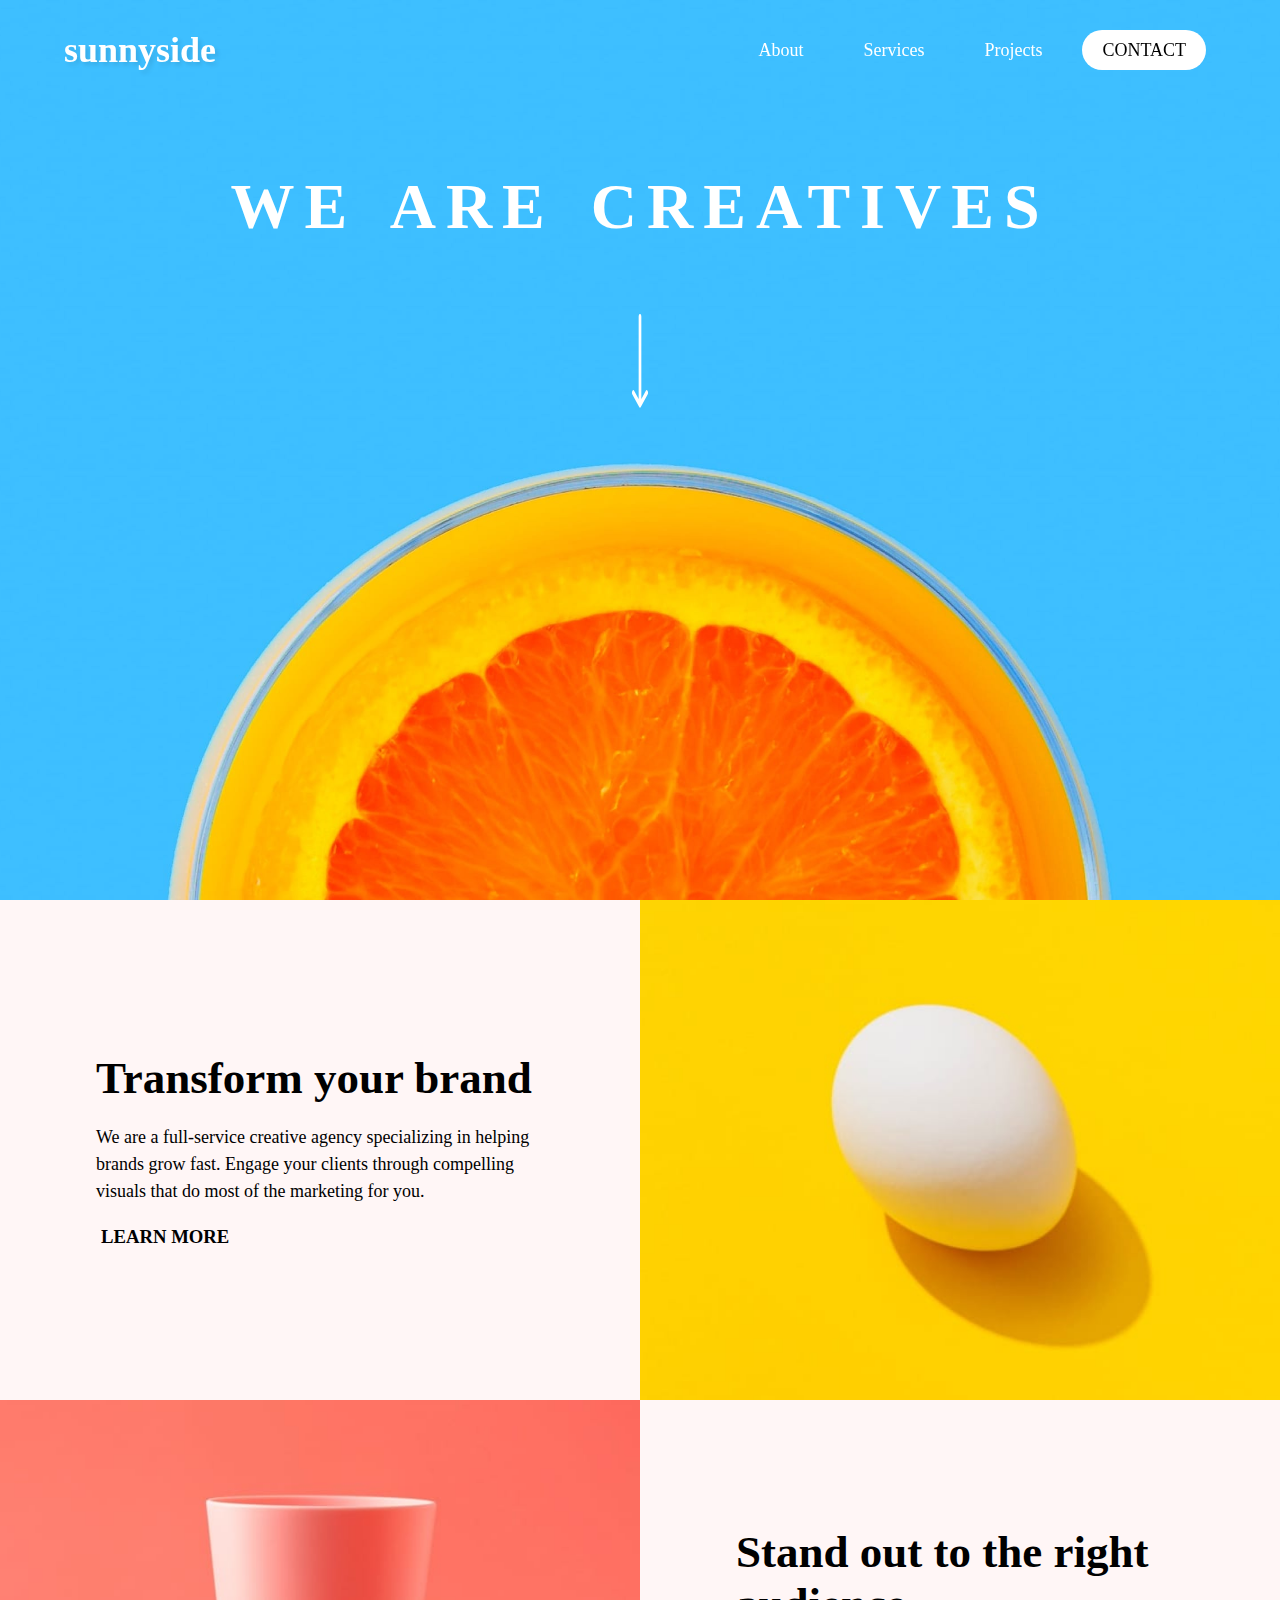
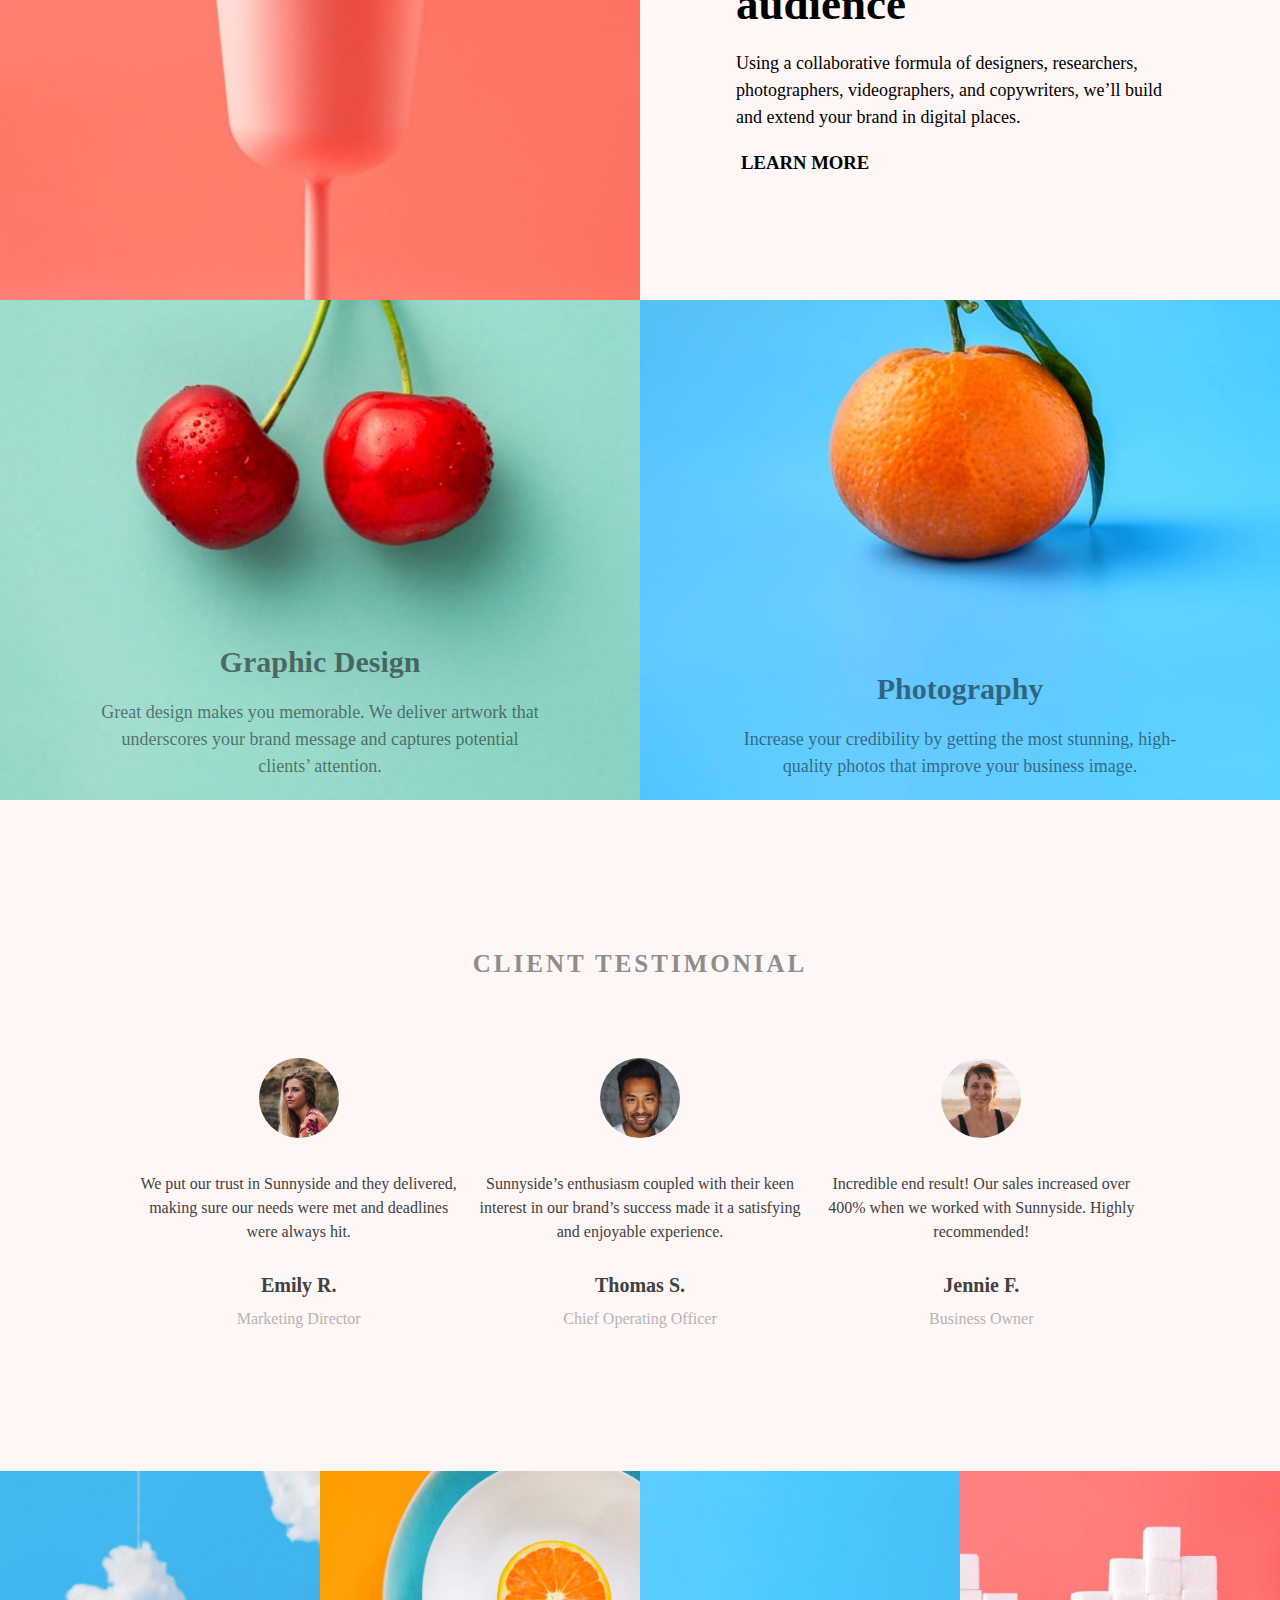
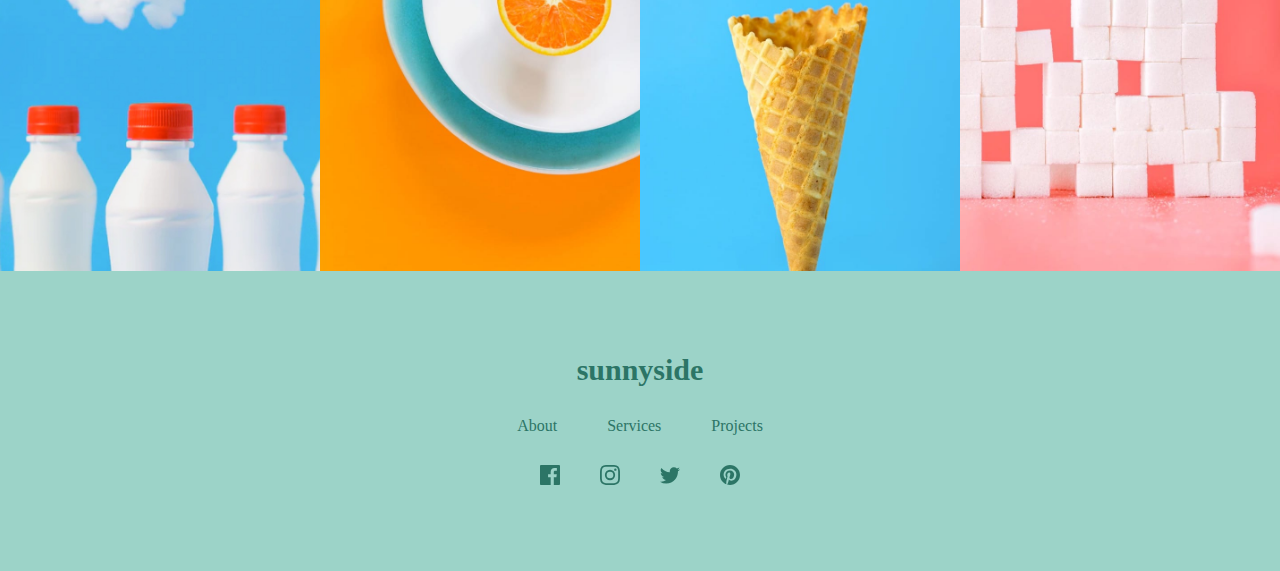
<file: sunnySide/index.html>
<!DOCTYPE html>
<html lang="en">
<head>
    <meta charset="UTF-8">
    <meta name="viewport" content="width=device-width, initial-scale=1.0">
    <meta http-equiv="X-UA-Compatible" content="ie=edge">
    <link rel="stylesheet" href="style.css">
    <title>Frontend Mentor | Sunnyside agency landing page</title>
</head>
<body>

    <div id="mobileNav" >
        <ul id="lis">
            <li>
                <a href="">About</a>
            </li>
            <li>
                <a href="">Services</a>
            </li>
            <li>
                <a href="">Projects</a>
            </li>
            <li class="contact">
                <a href="">Contact</a>
            </li> 
        </ul>
    </div>

    <nav>
        <div id="navigation">

            <div class="logo">
                <h2>sunnyside</h2>
            </div>

            <div id="navBtn">
                <ul>
                    <li>
                        <a href="">About</a>
                    </li>
                    <li>
                        <a href="">Services</a>
                    </li>
                    <li>
                        <a href="">Projects</a>
                    </li>
                    <li class="contact">
                        <a href="">Contact</a>
                    </li> 
                </ul>
            </div>

    <div id="hamburger"><img src="./images/icon-hamburger.svg" alt="" srcset=""></div>

        </div>
    </nav>

    <div id="frontPage">
        <div class="frontPageText">
            <h1>WE ARE CREATIVES</h1>

            <img src="./images/icon-arrow-down.svg" alt="" width="36" height="114">
        </div>
    </div>

    <section>
        <div id="sectionOne">
            <div id="sectionTextContainer">
                <div class="sectionText">
                    <h1>Transform your brand</h1>
                    <p> We are a full-service creative agency specializing in helping brands grow fast. 
                        Engage your clients through compelling visuals that do most of the marketing for you.</p>
                        <a href=""><h3>LEARN MORE</h3></a>
                </div>
            </div>

            <div class="sectionOneImage"></div>
        </div>
    </section>

    <section>
        <div id="sectionTwo">

            <div class="sectionTwoImage"></div>

            <div id="sectionTextContainer">
                <div class="sectionText">
                    <h1>Stand out to the right audience</h1>
                    <p>Using a collaborative formula of designers, researchers, photographers, videographers, and copywriters, we’ll build and extend your brand in digital places.</p>
                        <a href=""><h3>LEARN MORE</h3></a>
                </div>
            </div>
        </div>
    </section>

    <section>
        <div id="sectionThree">
            <a href="">
                <div id="sectionThree1">
                    <div class="sectionText">
                        <h4>Graphic Design</h4>
                        <p>Great design makes you memorable. We deliver artwork that underscores your brand message and captures potential clients’ attention.</p>
                    </div>
                </div>
            </a>    

            <a href="">
                <div id="sectionThree2">
                    <div class="sectionText">
                        <h4>Photography</h4>
                        <p>Increase your credibility by getting the most stunning, high-quality photos that improve your business image.</p>
                    </div>
                </div>
            </a>

        </div>
    </section>


        
        <div id="testimonial">
            <div id="testimonialWidth">

                <div class="header"><h4>CLIENT TESTIMONIAL</h4></div>

<div id="testimonialCardContainer">

            <div id="testimonialCard">
                <div class="profileImg"><a href=""><img src="./images/image-emily.jpg" alt=""></a></div>
                <p>We put our trust in Sunnyside and they delivered, making sure our needs were met and deadlines were always hit.</p>
                <div class="testimonialName">
                    <h5>Emily R.</h5>
                    <p>Marketing Director</p>
                </div>
            </div>

            <div id="testimonialCard">
                <div class="profileImg"><a href=""><img src="./images/image-thomas.jpg" alt=""></a></div>
                <p> Sunnyside’s enthusiasm coupled with their keen interest in our brand’s success made it a satisfying and enjoyable experience.</p>
                <div class="testimonialName">
                    <h5>Thomas S.</h5>
                    <p>Chief Operating Officer</p>
                </div>
            </div>

            <div id="testimonialCard">
                <div class="profileImg"><a href=""><img src="./images/image-jennie.jpg" alt=""></a></div>
                <p> Incredible end result! Our sales increased over 400% when we worked with Sunnyside. Highly recommended!</p>
                <div class="testimonialName">
                    <h5>Jennie F.</h5>
                    <p>Business Owner</p>
                </div>
            </div>

            </div>

            </div>
        </div>
    
        <div id="pictures">
           <a href=""><div class="milk"></div></a>
            <a href=""><div class="orange"></div></a>
            <a href=""><div class="cone"></div></a>
            <a href=""><div class="sugar"></div></a>
        </div>

    <footer>
        <div class="footerHeader">
            <h2>sunnyside</h2>
        </div>

        <div class="footerNavigation">
            <ul>
                <li>
                    <a href="">About</a>
                </li>
                <li>
                    <a href="">Services</a>
                </li>
                <li>
                    <a href="">Projects</a>
                </li>
            </ul>
        </div>

        <div class="footerSocialIcon">
            <ul>
                <li>
                    <a href="">
                        <img src="./images/icon-facebook.svg" alt="">
                    </a>
                </li>
                <li>
                    <a href="">
                        <img src="./images/icon-instagram.svg" alt="">
                    </a>
                </li>
                <li>
                    <a href="">
                        <img src="./images/icon-twitter.svg" alt="">
                    </a>
                </li>
                <li>
                    <a href="">
                        <img src="./images/icon-pinterest.svg" alt="">
                    </a>
                </li>
            </ul>
        </div>
    </footer>


    <script src="sunnyside.js"></script>
</body>
</html>
</file>
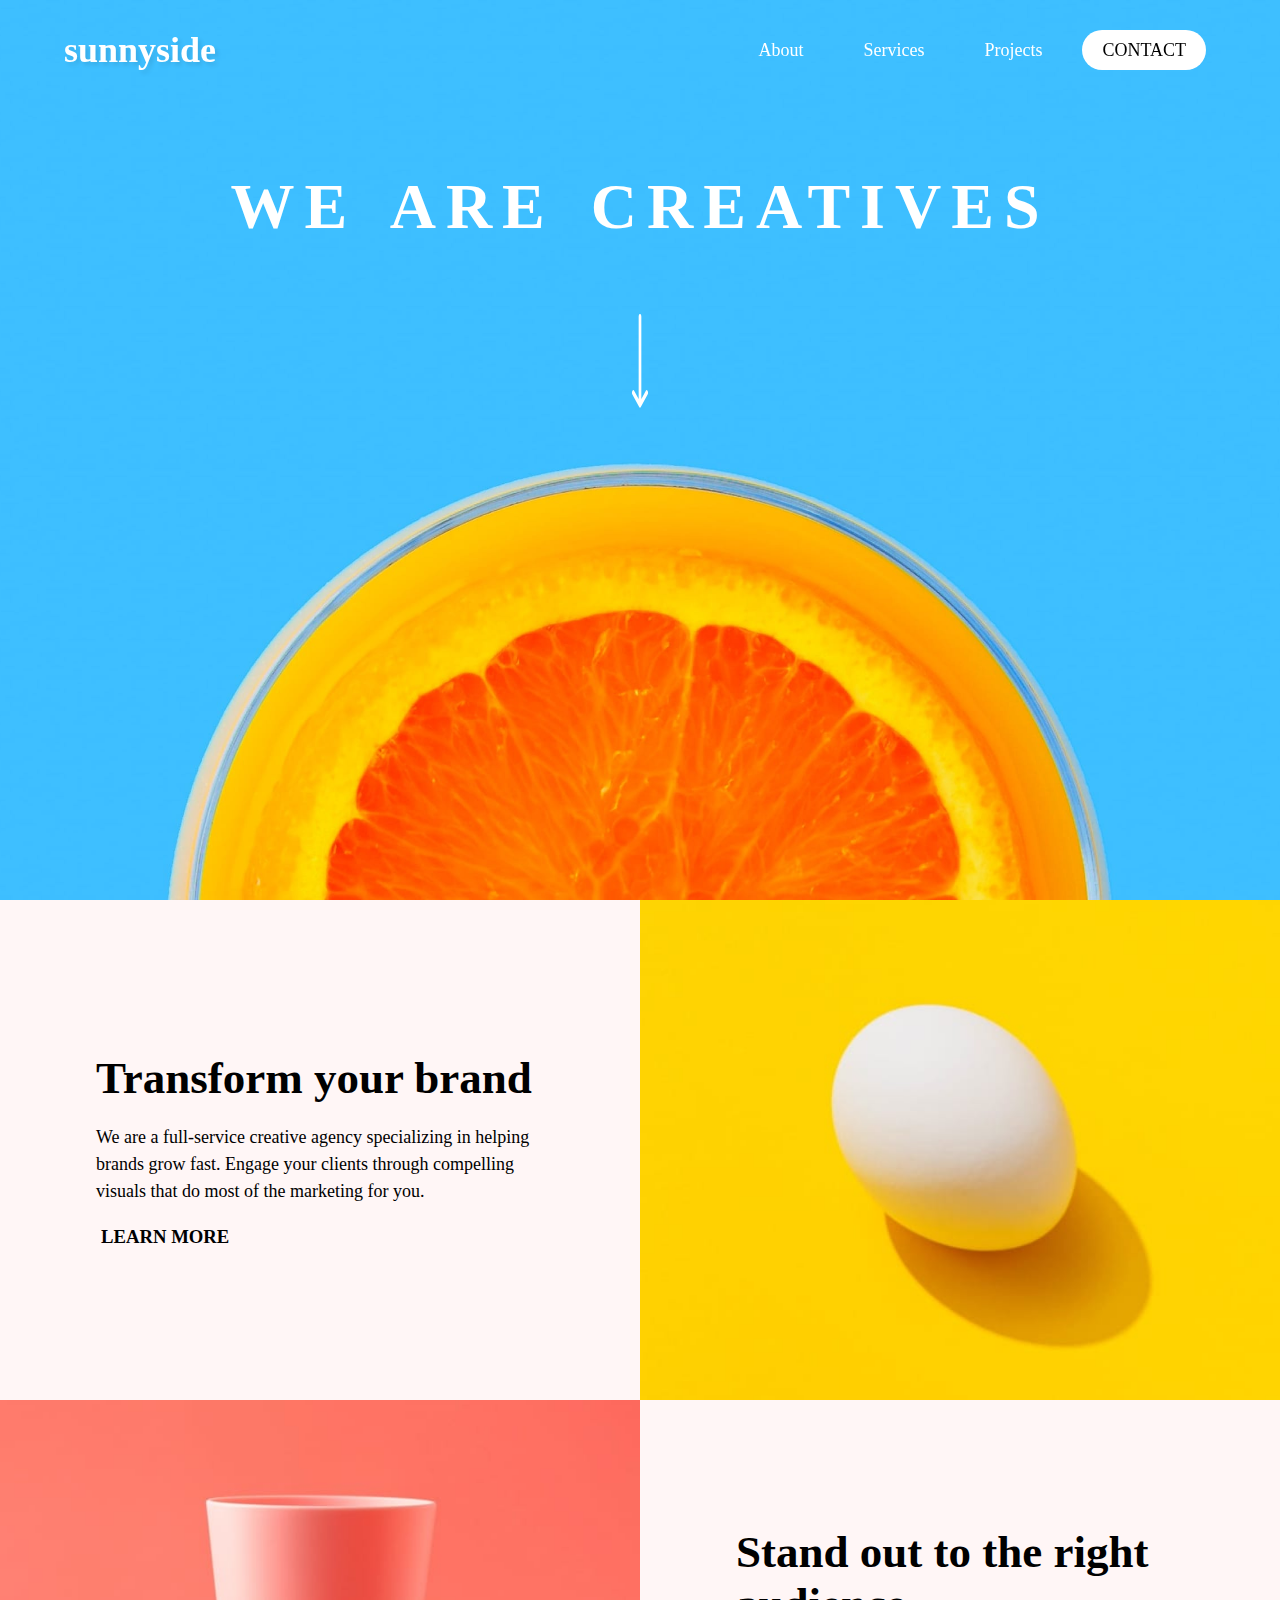
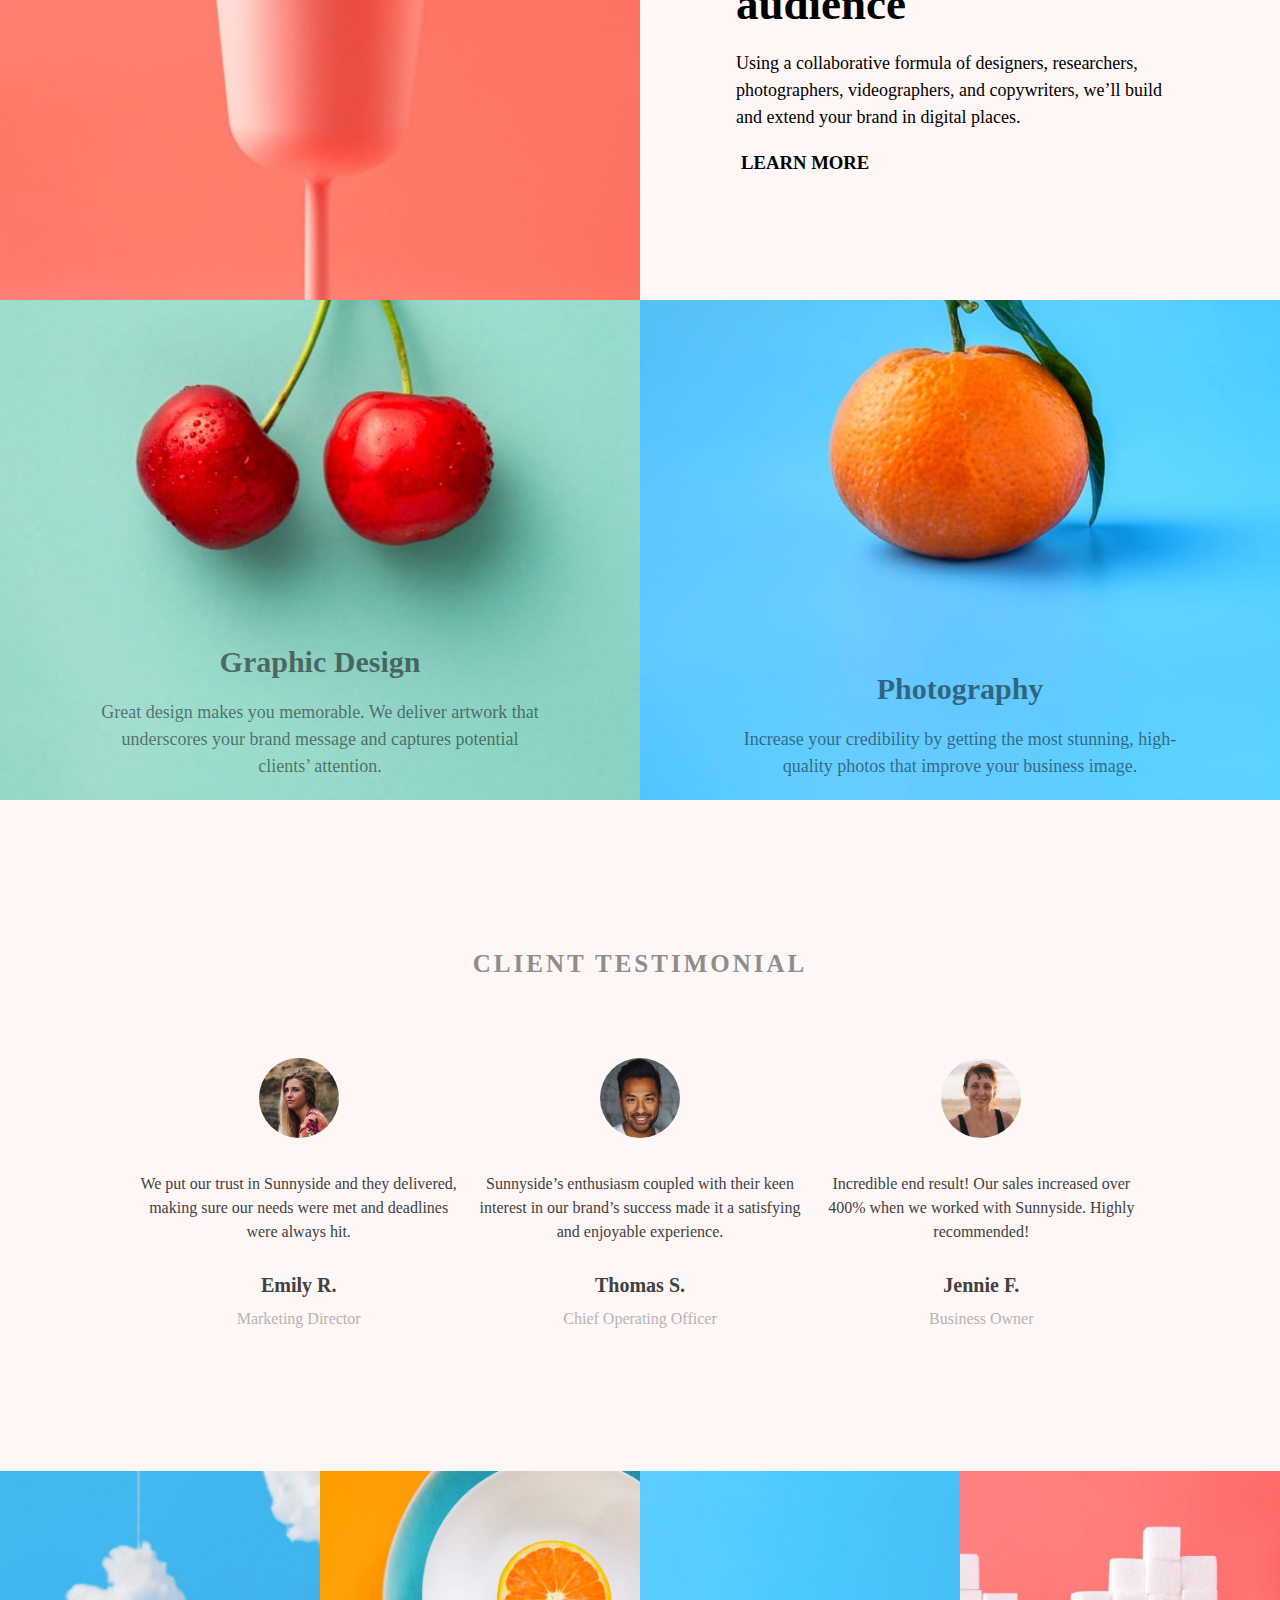
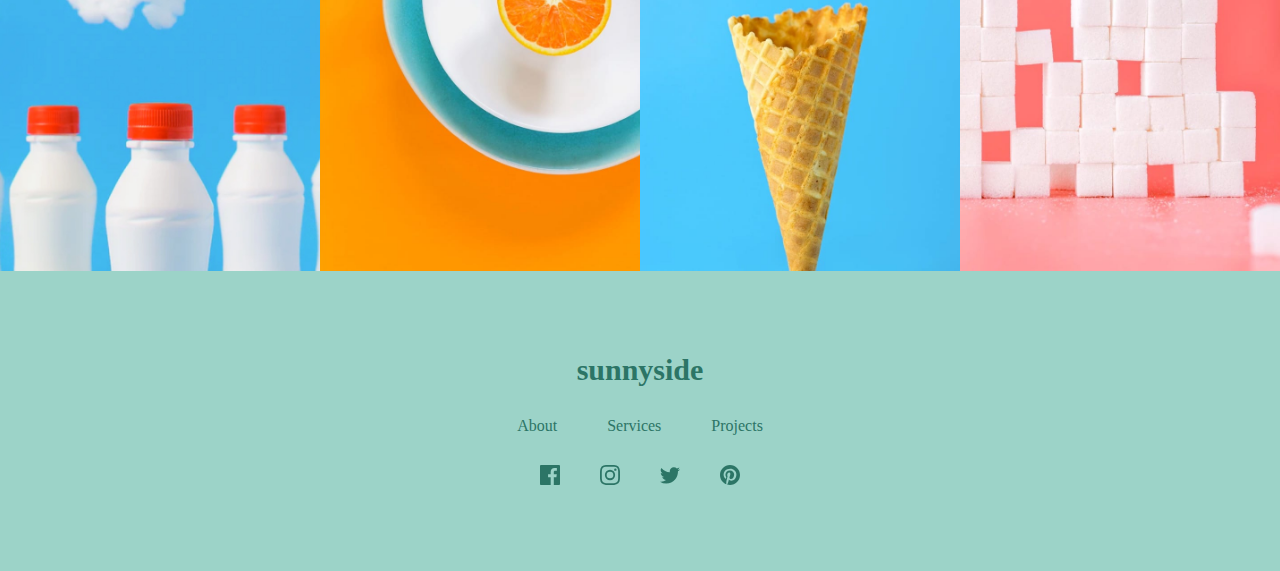
<file: sunnySide/sunnyside.html>
<!DOCTYPE html>
<html lang="en">
<head>
    <meta charset="UTF-8">
    <meta name="viewport" content="width=device-width, initial-scale=1.0">
    <meta http-equiv="X-UA-Compatible" content="ie=edge">
    <link rel="stylesheet" href="sunnyside.css">
    <title>Frontend Mentor | Sunnyside agency landing page</title>
</head>
<body>

    <div id="mobileNav" >
        <ul id="lis">
            <li>
                <a href="">About</a>
            </li>
            <li>
                <a href="">Services</a>
            </li>
            <li>
                <a href="">Projects</a>
            </li>
            <li class="contact">
                <a href="">Contact</a>
            </li> 
        </ul>
    </div>

    <nav>
        <div id="navigation">

            <div class="logo">
                <h2>sunnyside</h2>
            </div>

            <div id="navBtn">
                <ul>
                    <li>
                        <a href="">About</a>
                    </li>
                    <li>
                        <a href="">Services</a>
                    </li>
                    <li>
                        <a href="">Projects</a>
                    </li>
                    <li class="contact">
                        <a href="">Contact</a>
                    </li> 
                </ul>
            </div>

    <div id="hamburger"><img src="./images/icon-hamburger.svg" alt="" srcset=""></div>

        </div>
    </nav>

    <div id="frontPage">
        <div class="frontPageText">
            <h1>WE ARE CREATIVES</h1>

            <img src="./images/icon-arrow-down.svg" alt="" width="36" height="114">
        </div>
    </div>

    <section>
        <div id="sectionOne">
            <div id="sectionTextContainer">
                <div class="sectionText">
                    <h1>Transform your brand</h1>
                    <p> We are a full-service creative agency specializing in helping brands grow fast. 
                        Engage your clients through compelling visuals that do most of the marketing for you.</p>
                        <a href=""><h3>LEARN MORE</h3></a>
                </div>
            </div>

            <div class="sectionOneImage"></div>
        </div>
    </section>

    <section>
        <div id="sectionTwo">

            <div class="sectionTwoImage"></div>

            <div id="sectionTextContainer">
                <div class="sectionText">
                    <h1>Stand out to the right audience</h1>
                    <p>Using a collaborative formula of designers, researchers, photographers, videographers, and copywriters, we’ll build and extend your brand in digital places.</p>
                        <a href=""><h3>LEARN MORE</h3></a>
                </div>
            </div>
        </div>
    </section>

    <section>
        <div id="sectionThree">
            <a href="">
                <div id="sectionThree1">
                    <div class="sectionText">
                        <h4>Graphic Design</h4>
                        <p>Great design makes you memorable. We deliver artwork that underscores your brand message and captures potential clients’ attention.</p>
                    </div>
                </div>
            </a>    

            <a href="">
                <div id="sectionThree2">
                    <div class="sectionText">
                        <h4>Photography</h4>
                        <p>Increase your credibility by getting the most stunning, high-quality photos that improve your business image.</p>
                    </div>
                </div>
            </a>

        </div>
    </section>


        
        <div id="testimonial">
            <div id="testimonialWidth">

                <div class="header"><h4>CLIENT TESTIMONIAL</h4></div>

<div id="testimonialCardContainer">

            <div id="testimonialCard">
                <div class="profileImg"><a href=""><img src="./images/image-emily.jpg" alt=""></a></div>
                <p>We put our trust in Sunnyside and they delivered, making sure our needs were met and deadlines were always hit.</p>
                <div class="testimonialName">
                    <h5>Emily R.</h5>
                    <p>Marketing Director</p>
                </div>
            </div>

            <div id="testimonialCard">
                <div class="profileImg"><a href=""><img src="./images/image-thomas.jpg" alt=""></a></div>
                <p> Sunnyside’s enthusiasm coupled with their keen interest in our brand’s success made it a satisfying and enjoyable experience.</p>
                <div class="testimonialName">
                    <h5>Thomas S.</h5>
                    <p>Chief Operating Officer</p>
                </div>
            </div>

            <div id="testimonialCard">
                <div class="profileImg"><a href=""><img src="./images/image-jennie.jpg" alt=""></a></div>
                <p> Incredible end result! Our sales increased over 400% when we worked with Sunnyside. Highly recommended!</p>
                <div class="testimonialName">
                    <h5>Jennie F.</h5>
                    <p>Business Owner</p>
                </div>
            </div>

            </div>

            </div>
        </div>
    
        <div id="pictures">
           <a href=""><div class="milk"></div></a>
            <a href=""><div class="orange"></div></a>
            <a href=""><div class="cone"></div></a>
            <a href=""><div class="sugar"></div></a>
        </div>

    <footer>
        <div class="footerHeader">
            <h2>sunnyside</h2>
        </div>

        <div class="footerNavigation">
            <ul>
                <li>
                    <a href="">About</a>
                </li>
                <li>
                    <a href="">Services</a>
                </li>
                <li>
                    <a href="">Projects</a>
                </li>
            </ul>
        </div>

        <div class="footerSocialIcon">
            <ul>
                <li>
                    <a href="">
                        <img src="./images/icon-facebook.svg" alt="">
                    </a>
                </li>
                <li>
                    <a href="">
                        <img src="./images/icon-instagram.svg" alt="">
                    </a>
                </li>
                <li>
                    <a href="">
                        <img src="./images/icon-twitter.svg" alt="">
                    </a>
                </li>
                <li>
                    <a href="">
                        <img src="./images/icon-pinterest.svg" alt="">
                    </a>
                </li>
            </ul>
        </div>
    </footer>


    <script src="sunnyside.js"></script>
</body>
</html>
</file>
<file: sunnySide/style.css>
* {
    margin: 0;
    padding: 0;
    box-sizing: border-box;
}

body {
    width: 100%;
}

nav {
    font-family: "Candara";
    padding: 0;
    width: 100%;
    height: 100px;
    position: fixed;
    top: 0;
    display: flex;
    justify-content: center;
    z-index: 1111;
}





/* MOBILE NAVIGATION */

#hamburger {
    display: none;
    border-radius: 10px;
    padding: 10px;
}

#hamburger img {
    width: 30px;
}

#mobileNav {
    font-family: "Candara";
    position: fixed;
    top: 100px;
    width: 100%;
    display: flex;
    justify-content: center;
    z-index: 1111;
    height: 0px;
    transition: all .5s;
}

#mobileNav ul {
    position: relative;
    list-style: none;
    background: rgb(255, 246, 246);
    text-align: center;
    width: 90%;
    box-shadow: rgba(0, 0, 0, 0.05) 3px 3px 4px;
    overflow: hidden;
}

#mobileNav ul:before {
    content: " ";
    position: absolute;
    width: 20px;
    height: 40px;
    right: 0;
    background: rgb(255, 246, 246);
    top: -10px;
    transform: skewY(-50deg);
}

#mobileNav ul li {
    margin: 30px;
}

#mobileNav ul li a {
    font-size: 18px;
    text-decoration: none;
    padding: 10px 20px;
    color: rgb(112, 112, 112);
}

#mobileNav ul .contact a {
    color: rgb(39, 39, 39);
    background: rgb(255, 213, 25);
    border-radius: 30px;
    text-transform: uppercase;
    font-weight: 600;
}






/* NAVIGATION */


#navigation {
    width: 90%;
    display: flex;
    justify-content: space-between;
    align-items: center;
    z-index: 1111;
}

#navigation .logo {
    font-size: 24px;
    color: white;
    text-shadow: rgba(0, 0, 0, 0.1) 3px 3px 4px;
}

#navigation #navBtn {
    background: transparent;
}

#navigation #navBtn ul {
    list-style: none;
    display: flex;
    justify-content: center;
    align-content: center;
    align-items: center;
}

#navigation #navBtn ul li {
    margin: 10px;
}

#navigation #navBtn ul li a {
    font-size: 18px;
    color: white;
    text-decoration: none;
    padding: 10px 20px;
    border-radius: 30px;
    transition: all .5s;

}

#navigation #navBtn ul .contact a {
    color: black;
    background: white;
    border-radius: 30px;
    text-transform: uppercase;
}

#navigation #navBtn ul li:hover a ,
#navigation #navBtn ul li:active a {
    color: white;
    background: rgba(255, 255, 255, 0.3);
}







/* FRONT PAGE */

#frontPage {
    width: 100%;
    height: 100vh;
    background: url(./images/desktop/image-header.jpg);
    background-position: center;
    background-repeat: no-repeat;
    background-size: cover;
}

.frontPageText {
    position: relative;
    top: 170px;
    display: flex;
    flex-direction: column;
    justify-content: center;
    align-items: center;
    align-content: center;
}

#frontPage h1 {
    color: rgb(255, 255, 255);
    font-size: 4rem;
    text-align: center;
    letter-spacing: 10px;
    word-spacing: 10px;
    margin-bottom: 60px;
}

#frontPage img {
    padding: 10px;
}






/* SECTION ONE */

section {
    width: auto;
    font-family: "Tahoma";
}

#sectionTextContainer {
    width: 100%;
    height: 500px;
    display: flex;
    justify-content: center;
    flex-direction: column;
    align-items: center;
}

#sectionOne {
    display: grid;
    grid-template-columns: repeat(auto-fit, minmax(300px, 1fr));
    height: 100%;
    background: rgb(255, 246, 246);
}

.sectionOneImage {
    height: 500px;
    background: url(./images/desktop/image-transform.jpg);
    background-position: center;
    background-size: cover;
}

.sectionText {
    width: 70%;
    box-sizing: border-box;
}

.sectionText h1 {
    font-size: 45px;
    font-family: cooper;
}

.sectionText p {
    font-size: 18px;
    line-height: 1.5;
    margin: 20px 0px;
}

.sectionText a {
    text-decoration: none;
    color: black;
}

.sectionText h3{
    position: relative;
    display: inline-block;
    padding: 1px 5px;
    z-index: 100;
}


.sectionText h3:before {
    content: " ";
    position: absolute;
    bottom: 0;
    left: 0;
    border-radius: 50px;
    height: 10px;
    width: 100%;
    background: rgb(255, 213, 213);
    display: none;
    z-index: -1;
}

.sectionText h3:hover:before,
.sectionText h3:active:before {
    display: block;
}

#sectionOne .sectionText h3:before {
    background: rgb(255, 217, 0);
}

#sectionTwo .sectionText h3:before {
    background: salmon;
}





/* SECTION TWO */

#sectionTwo {
    display: grid;
    grid-template-columns: repeat(auto-fit, minmax(300px, 1fr));
    max-height: 100;
    background: rgb(255, 246, 246);
}

.sectionTwoImage {
    height: 500px;
    background: url(./images/desktop/image-stand-out.jpg);
    background-position: center;
    background-size: cover;
}





/* SECTION THREE */


#sectionThree {
    display: grid;
    grid-template-columns: repeat(auto-fit, minmax(300px, 1fr));
    height: 100%;
}

#sectionThree a {
    text-decoration: none;
}

.sectionText h4 {
    font-size: 30px;
    font-family: Cooper;
}

#sectionThree1 {
    color: rgba(0, 0, 0, 0.5);
    text-align: center;
    background: url(./images/desktop/image-graphic-design.jpg);
    background-position: center;
    background-repeat: no-repeat;
    background-size: cover;
    height: 500px;
    display: flex;
    justify-content: center;
    align-items: flex-end;
}

#sectionThree2 {
    color: rgba(0, 0, 0, 0.5);
    text-align: center;
    background: url(./images/desktop/image-photography.jpg);
    background-position: center;
    background-repeat: no-repeat;
    background-size: cover;
    height: 500px;
    display: flex;
    justify-content: center;
    align-items: flex-end;
}





/* CLIENT TESTIMONIAL */


#testimonial {
    width: 100%;
    padding: 100px 0px;
    display: flex;
    justify-content: center;
    align-items: center;
    background: rgb(255, 246, 246);
}

#testimonialWidth {
    width: 80%;
}

#testimonial .header {
    margin: 50px 0px;
}

#testimonial .header h4{
    font-size: 25px;
    font-family: Cooper;
    letter-spacing: 3px;
    text-align: center;
    color: rgb(141, 141, 141);
}

#testimonial #testimonialCardContainer {
    display: grid;
    grid-template-columns: repeat(auto-fit, minmax(200px, 1fr));
}

#testimonial #testimonialCard {
    text-align: center;
    margin: 30px 10px;
    color: rgb(65, 65, 65);
}

#testimonial #testimonialCard .profileImg img {
    width: 80px;
    height: 80px;
    border-radius: 100px;
}

#testimonial #testimonialCard p {
    line-height: 1.5;
    margin: 30px 0px;
    font-family: Tahoma;
}

#testimonial #testimonialCard .testimonialName h5 {
    font-size: 20px;
    font-family: Cooper;
}

#testimonial #testimonialCard .testimonialName p {
    margin: 10px;
    font-family: Tahoma;
    color: rgb(180, 180, 180);
}




/* PICTURE SECTION */

#pictures {
    width: 100%;
    height: 400px;
    display: grid;
    grid-template-columns: repeat(auto-fit, minmax(200px, 1fr));
}

#pictures .milk {
    background: url(./images/desktop/image-gallery-milkbottles.jpg);
    background-position: center;
    background-size: cover;
    background-repeat: no-repeat;
    height: 100%;
}

#pictures .orange {
    background: url(./images/desktop/image-gallery-orange.jpg);
    background-position: center;
    background-size: cover;
    background-repeat: no-repeat;
    height: 100%;
}

#pictures .cone {
    background: url(./images/desktop/image-gallery-cone.jpg);
    background-position: center;
    background-size: cover;
    background-repeat: no-repeat;
    height: 100%;
}

#pictures .sugar {
    background: url(./images/desktop/image-gallery-sugarcubes.jpg);
    background-position: center;
    background-size: cover;
    background-repeat: no-repeat;
    height: 100%;
}





/* FOOTER */

footer {
    width: 100%;
    height: 300px;
    background: hsl(168, 38%, 72%);
    display: flex;
    flex-direction: column;
    justify-content: center;
    align-items: center;
}

footer .footerHeader {
    text-align: center;
}

footer .footerHeader h2 {
    font-family: "Candara";
    font-size: 30px;
    color: rgb(44, 117, 102);
}


footer .footerNavigation ul {
    list-style: none;
    display: flex;
    justify-content: center;
    align-items: center;
    margin: 15px 0px;
}

footer .footerNavigation ul li {
    margin: 15px;
}

footer .footerNavigation ul li a {
    font-family: "Candara";
    text-decoration: none;
    color: rgb(44, 117, 102);
    padding: 10px;
    transition: all .5s ease;
}

footer .footerNavigation ul li a:hover,
footer .footerNavigation ul li a:active {
    color: white;
}


footer .footerSocialIcon ul {
    list-style: none;
    display: flex;
    justify-content: center;
    align-items: center;
    align-content: center;
}

footer .footerSocialIcon ul li {
    transition: all 1s;
}

footer .footerSocialIcon ul li:hover {
    transform: scale(1.2);
    transform:rotate(-1080deg);
}

footer .footerSocialIcon ul li a {
    text-decoration: none;
    padding: 10px;
    margin: 10px;
    transition: all .5s;
}

footer .footerSocialIcon ul li:hover a,
footer .footerSocialIcon ul li:active a {
    background: rgba(255, 255, 255, 0.294);
    border-radius: 20px 0px 30px 0px;
    box-shadow: rgba(0, 0, 0, 0.102) 3px 6px 10px;
}







/* MEDIA QUERY */

@media all and (max-width: 730px){

    #navBtn {
        display: none;
    }
    
    #hamburger {
        display: block;
    }
}

@media all and (max-width: 599px) {
    .sectionText {
        text-align: center;
        width: 80%;
    }

    #sectionOne {
        display: flex;
        flex-direction: column-reverse;
    }
    
    .sectionOneImage, .sectionTwoImage {
      height: 350px;
    }
}

@media all and (max-width: 450px) {
    #frontPage h1 {
        font-size: 12vw;
    }

    #testimonial .header h4 {
        font-size: 5vw;
    }
}

@media all and (max-width: 399px) {
    #pictures {
        display: grid;
        grid-template-columns: repeat(auto-fit, minmax(140px, 1fr));
    }
}
</file>
<file: sunnySide/sunnyside.css>
* {
    margin: 0;
    padding: 0;
    box-sizing: border-box;
}

body {
    width: 100%;
}

nav {
    font-family: "Candara";
    padding: 0;
    width: 100%;
    height: 100px;
    position: fixed;
    top: 0;
    display: flex;
    justify-content: center;
    z-index: 1111;
}





/* MOBILE NAVIGATION */

#hamburger {
    display: none;
    border-radius: 10px;
    padding: 10px;
}

#hamburger img {
    width: 30px;
}

#mobileNav {
    font-family: "Candara";
    position: fixed;
    top: 100px;
    width: 100%;
    display: flex;
    justify-content: center;
    z-index: 1111;
    height: 0px;
    transition: all .5s;
}

#mobileNav ul {
    position: relative;
    list-style: none;
    background: rgb(255, 246, 246);
    text-align: center;
    width: 90%;
    box-shadow: rgba(0, 0, 0, 0.05) 3px 3px 4px;
    overflow: hidden;
}

#mobileNav ul:before {
    content: " ";
    position: absolute;
    width: 20px;
    height: 40px;
    right: 0;
    background: rgb(255, 246, 246);
    top: -10px;
    transform: skewY(-50deg);
}

#mobileNav ul li {
    margin: 30px;
}

#mobileNav ul li a {
    font-size: 18px;
    text-decoration: none;
    padding: 10px 20px;
    color: rgb(112, 112, 112);
}

#mobileNav ul .contact a {
    color: rgb(39, 39, 39);
    background: rgb(255, 213, 25);
    border-radius: 30px;
    text-transform: uppercase;
    font-weight: 600;
}






/* NAVIGATION */


#navigation {
    width: 90%;
    display: flex;
    justify-content: space-between;
    align-items: center;
    z-index: 1111;
}

#navigation .logo {
    font-size: 24px;
    color: white;
    text-shadow: rgba(0, 0, 0, 0.1) 3px 3px 4px;
}

#navigation #navBtn {
    background: transparent;
}

#navigation #navBtn ul {
    list-style: none;
    display: flex;
    justify-content: center;
    align-content: center;
    align-items: center;
}

#navigation #navBtn ul li {
    margin: 10px;
}

#navigation #navBtn ul li a {
    font-size: 18px;
    color: white;
    text-decoration: none;
    padding: 10px 20px;
    border-radius: 30px;
    transition: all .5s;

}

#navigation #navBtn ul .contact a {
    color: black;
    background: white;
    border-radius: 30px;
    text-transform: uppercase;
}

#navigation #navBtn ul li:hover a ,
#navigation #navBtn ul li:active a {
    color: white;
    background: rgba(255, 255, 255, 0.3);
}







/* FRONT PAGE */

#frontPage {
    width: 100%;
    height: 100vh;
    background: url(./images/desktop/image-header.jpg);
    background-position: center;
    background-repeat: no-repeat;
    background-size: cover;
}

.frontPageText {
    position: relative;
    top: 170px;
    display: flex;
    flex-direction: column;
    justify-content: center;
    align-items: center;
    align-content: center;
}

#frontPage h1 {
    color: rgb(255, 255, 255);
    font-size: 4rem;
    text-align: center;
    letter-spacing: 10px;
    word-spacing: 10px;
    margin-bottom: 60px;
}

#frontPage img {
    padding: 10px;
}






/* SECTION ONE */

section {
    width: auto;
    font-family: "Tahoma";
}

#sectionTextContainer {
    width: 100%;
    height: 500px;
    display: flex;
    justify-content: center;
    flex-direction: column;
    align-items: center;
}

#sectionOne {
    display: grid;
    grid-template-columns: repeat(auto-fit, minmax(300px, 1fr));
    height: 100%;
    background: rgb(255, 246, 246);
}

.sectionOneImage {
    height: 500px;
    background: url(./images/desktop/image-transform.jpg);
    background-position: center;
    background-size: cover;
}

.sectionText {
    width: 70%;
    box-sizing: border-box;
}

.sectionText h1 {
    font-size: 45px;
    font-family: cooper;
}

.sectionText p {
    font-size: 18px;
    line-height: 1.5;
    margin: 20px 0px;
}

.sectionText a {
    text-decoration: none;
    color: black;
}

.sectionText h3{
    position: relative;
    display: inline-block;
    padding: 1px 5px;
    z-index: 100;
}


.sectionText h3:before {
    content: " ";
    position: absolute;
    bottom: 0;
    left: 0;
    border-radius: 50px;
    height: 10px;
    width: 100%;
    background: rgb(255, 213, 213);
    display: none;
    z-index: -1;
}

.sectionText h3:hover:before,
.sectionText h3:active:before {
    display: block;
}

#sectionOne .sectionText h3:before {
    background: rgb(255, 217, 0);
}

#sectionTwo .sectionText h3:before {
    background: salmon;
}





/* SECTION TWO */

#sectionTwo {
    display: grid;
    grid-template-columns: repeat(auto-fit, minmax(300px, 1fr));
    max-height: 100;
    background: rgb(255, 246, 246);
}

.sectionTwoImage {
    height: 500px;
    background: url(./images/desktop/image-stand-out.jpg);
    background-position: center;
    background-size: cover;
}





/* SECTION THREE */


#sectionThree {
    display: grid;
    grid-template-columns: repeat(auto-fit, minmax(300px, 1fr));
    height: 100%;
}

#sectionThree a {
    text-decoration: none;
}

.sectionText h4 {
    font-size: 30px;
    font-family: Cooper;
}

#sectionThree1 {
    color: rgba(0, 0, 0, 0.5);
    text-align: center;
    background: url(./images/desktop/image-graphic-design.jpg);
    background-position: center;
    background-repeat: no-repeat;
    background-size: cover;
    height: 500px;
    display: flex;
    justify-content: center;
    align-items: flex-end;
}

#sectionThree2 {
    color: rgba(0, 0, 0, 0.5);
    text-align: center;
    background: url(./images/desktop/image-photography.jpg);
    background-position: center;
    background-repeat: no-repeat;
    background-size: cover;
    height: 500px;
    display: flex;
    justify-content: center;
    align-items: flex-end;
}





/* CLIENT TESTIMONIAL */


#testimonial {
    width: 100%;
    padding: 100px 0px;
    display: flex;
    justify-content: center;
    align-items: center;
    background: rgb(255, 246, 246);
}

#testimonialWidth {
    width: 80%;
}

#testimonial .header {
    margin: 50px 0px;
}

#testimonial .header h4{
    font-size: 25px;
    font-family: Cooper;
    letter-spacing: 3px;
    text-align: center;
    color: rgb(141, 141, 141);
}

#testimonial #testimonialCardContainer {
    display: grid;
    grid-template-columns: repeat(auto-fit, minmax(200px, 1fr));
}

#testimonial #testimonialCard {
    text-align: center;
    margin: 30px 10px;
    color: rgb(65, 65, 65);
}

#testimonial #testimonialCard .profileImg img {
    width: 80px;
    height: 80px;
    border-radius: 100px;
}

#testimonial #testimonialCard p {
    line-height: 1.5;
    margin: 30px 0px;
    font-family: Tahoma;
}

#testimonial #testimonialCard .testimonialName h5 {
    font-size: 20px;
    font-family: Cooper;
}

#testimonial #testimonialCard .testimonialName p {
    margin: 10px;
    font-family: Tahoma;
    color: rgb(180, 180, 180);
}




/* PICTURE SECTION */

#pictures {
    width: 100%;
    height: 400px;
    display: grid;
    grid-template-columns: repeat(auto-fit, minmax(200px, 1fr));
}

#pictures .milk {
    background: url(./images/desktop/image-gallery-milkbottles.jpg);
    background-position: center;
    background-size: cover;
    background-repeat: no-repeat;
    height: 100%;
}

#pictures .orange {
    background: url(./images/desktop/image-gallery-orange.jpg);
    background-position: center;
    background-size: cover;
    background-repeat: no-repeat;
    height: 100%;
}

#pictures .cone {
    background: url(./images/desktop/image-gallery-cone.jpg);
    background-position: center;
    background-size: cover;
    background-repeat: no-repeat;
    height: 100%;
}

#pictures .sugar {
    background: url(./images/desktop/image-gallery-sugarcubes.jpg);
    background-position: center;
    background-size: cover;
    background-repeat: no-repeat;
    height: 100%;
}





/* FOOTER */

footer {
    width: 100%;
    height: 300px;
    background: hsl(168, 38%, 72%);
    display: flex;
    flex-direction: column;
    justify-content: center;
    align-items: center;
}

footer .footerHeader {
    text-align: center;
}

footer .footerHeader h2 {
    font-family: "Candara";
    font-size: 30px;
    color: rgb(44, 117, 102);
}


footer .footerNavigation ul {
    list-style: none;
    display: flex;
    justify-content: center;
    align-items: center;
    margin: 15px 0px;
}

footer .footerNavigation ul li {
    margin: 15px;
}

footer .footerNavigation ul li a {
    font-family: "Candara";
    text-decoration: none;
    color: rgb(44, 117, 102);
    padding: 10px;
    transition: all .5s ease;
}

footer .footerNavigation ul li a:hover,
footer .footerNavigation ul li a:active {
    color: white;
}


footer .footerSocialIcon ul {
    list-style: none;
    display: flex;
    justify-content: center;
    align-items: center;
    align-content: center;
}

footer .footerSocialIcon ul li {
    transition: all 1s;
}

footer .footerSocialIcon ul li:hover {
    transform: scale(1.2);
    transform:rotate(-1080deg);
}

footer .footerSocialIcon ul li a {
    text-decoration: none;
    padding: 10px;
    margin: 10px;
    transition: all .5s;
}

footer .footerSocialIcon ul li:hover a,
footer .footerSocialIcon ul li:active a {
    background: rgba(255, 255, 255, 0.294);
    border-radius: 20px 0px 30px 0px;
    box-shadow: rgba(0, 0, 0, 0.102) 3px 6px 10px;
}







/* MEDIA QUERY */

@media all and (max-width: 730px){

    #navBtn {
        display: none;
    }
    
    #hamburger {
        display: block;
    }
}

@media all and (max-width: 599px) {
    .sectionText {
        text-align: center;
        width: 80%;
    }

    #sectionOne {
        display: flex;
        flex-direction: column-reverse;
    }
    
    .sectionOneImage, .sectionTwoImage {
      height: 350px;
    }
}

@media all and (max-width: 450px) {
    #frontPage h1 {
        font-size: 12vw;
    }

    #testimonial .header h4 {
        font-size: 5vw;
    }
}

@media all and (max-width: 399px) {
    #pictures {
        display: grid;
        grid-template-columns: repeat(auto-fit, minmax(140px, 1fr));
    }
}
</file>
